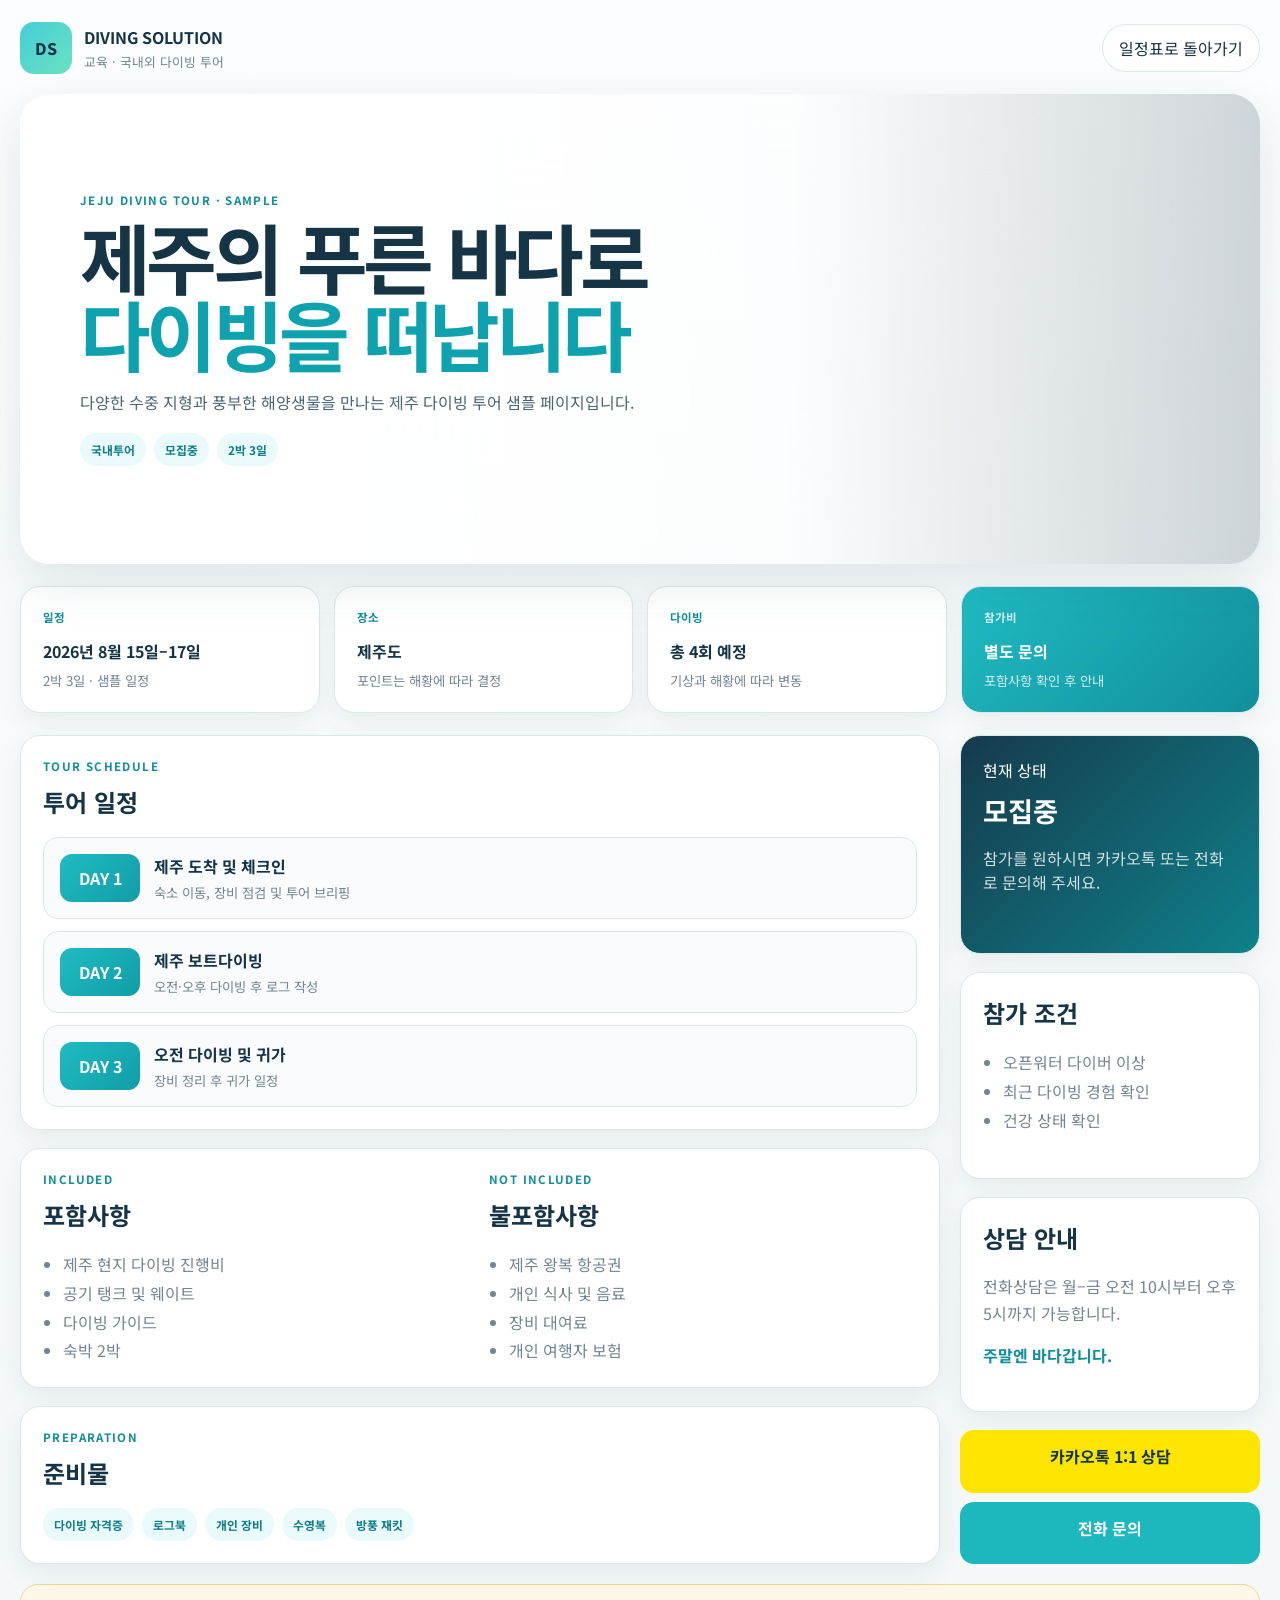
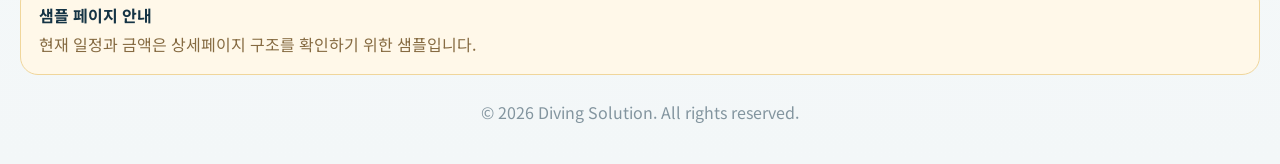
<file: jeju-sample.html>
<!doctype html>
<html lang="ko">
<head>
  <meta charset="utf-8">
  <meta name="viewport" content="width=device-width, initial-scale=1">
  <title>제주 다이빙 투어 | 다이빙솔루션</title>
  <link rel="preconnect" href="https://fonts.googleapis.com">
  <link rel="preconnect" href="https://fonts.gstatic.com" crossorigin>
  <link href="https://fonts.googleapis.com/css2?family=Noto+Sans+KR:wght@400;500;600;700;800&display=swap" rel="stylesheet">
  <link rel="stylesheet" href="jeju-sample.css">
</head>
<body>
  <main class="page">
    <header class="header">
      <a class="brand" href="/">
        <span class="mark">DS</span>
        <span><strong>DIVING SOLUTION</strong><small>교육 · 국내외 다이빙 투어</small></span>
      </a>
      <a class="back" href="/">일정표로 돌아가기</a>
    </header>

    <section class="hero">
      <div class="overlay"></div>
      <div class="hero-copy">
        <p class="eyebrow">JEJU DIVING TOUR · SAMPLE</p>
        <h1>제주의 푸른 바다로<br><span>다이빙을 떠납니다</span></h1>
        <p>다양한 수중 지형과 풍부한 해양생물을 만나는 제주 다이빙 투어 샘플 페이지입니다.</p>
        <div class="badges"><span>국내투어</span><span>모집중</span><span>2박 3일</span></div>
      </div>
    </section>

    <section class="summary">
      <article><span>일정</span><strong>2026년 8월 15일–17일</strong><small>2박 3일 · 샘플 일정</small></article>
      <article><span>장소</span><strong>제주도</strong><small>포인트는 해황에 따라 결정</small></article>
      <article><span>다이빙</span><strong>총 4회 예정</strong><small>기상과 해황에 따라 변동</small></article>
      <article class="accent"><span>참가비</span><strong>별도 문의</strong><small>포함사항 확인 후 안내</small></article>
    </section>

    <section class="layout">
      <div class="main">
        <section class="card">
          <p class="eyebrow">TOUR SCHEDULE</p>
          <h2>투어 일정</h2>
          <div class="timeline">
            <div><b>DAY 1</b><span><strong>제주 도착 및 체크인</strong><small>숙소 이동, 장비 점검 및 투어 브리핑</small></span></div>
            <div><b>DAY 2</b><span><strong>제주 보트다이빙</strong><small>오전·오후 다이빙 후 로그 작성</small></span></div>
            <div><b>DAY 3</b><span><strong>오전 다이빙 및 귀가</strong><small>장비 정리 후 귀가 일정</small></span></div>
          </div>
        </section>

        <section class="card columns">
          <div>
            <p class="eyebrow">INCLUDED</p>
            <h2>포함사항</h2>
            <ul class="check">
              <li>제주 현지 다이빙 진행비</li><li>공기 탱크 및 웨이트</li>
              <li>다이빙 가이드</li><li>숙박 2박</li>
            </ul>
          </div>
          <div>
            <p class="eyebrow">NOT INCLUDED</p>
            <h2>불포함사항</h2>
            <ul class="plain">
              <li>제주 왕복 항공권</li><li>개인 식사 및 음료</li>
              <li>장비 대여료</li><li>개인 여행자 보험</li>
            </ul>
          </div>
        </section>

        <section class="card">
          <p class="eyebrow">PREPARATION</p>
          <h2>준비물</h2>
          <div class="tags"><span>다이빙 자격증</span><span>로그북</span><span>개인 장비</span><span>수영복</span><span>방풍 재킷</span></div>
        </section>
      </div>

      <aside class="side">
        <section class="status">
          <span>현재 상태</span><strong>모집중</strong>
          <p>참가를 원하시면 카카오톡 또는 전화로 문의해 주세요.</p>
        </section>

        <section class="card small">
          <h2>참가 조건</h2>
          <ul><li>오픈워터 다이버 이상</li><li>최근 다이빙 경험 확인</li><li>건강 상태 확인</li></ul>
        </section>

        <section class="card small">
          <h2>상담 안내</h2>
          <p>전화상담은 월–금 오전 10시부터 오후 5시까지 가능합니다.</p>
          <strong class="weekend">주말엔 바다갑니다.</strong>
        </section>

        <div class="actions">
          <a class="kakao" href="https://pf.kakao.com/_sxaxmfK" target="_blank" rel="noopener">카카오톡 1:1 상담</a>
          <a class="phone" href="tel:01098796365">전화 문의</a>
        </div>
      </aside>
    </section>

    <section class="notice"><strong>샘플 페이지 안내</strong><p>현재 일정과 금액은 상세페이지 구조를 확인하기 위한 샘플입니다.</p></section>
    <footer>© 2026 Diving Solution. All rights reserved.</footer>
  </main>
</body>
</html>
</file>
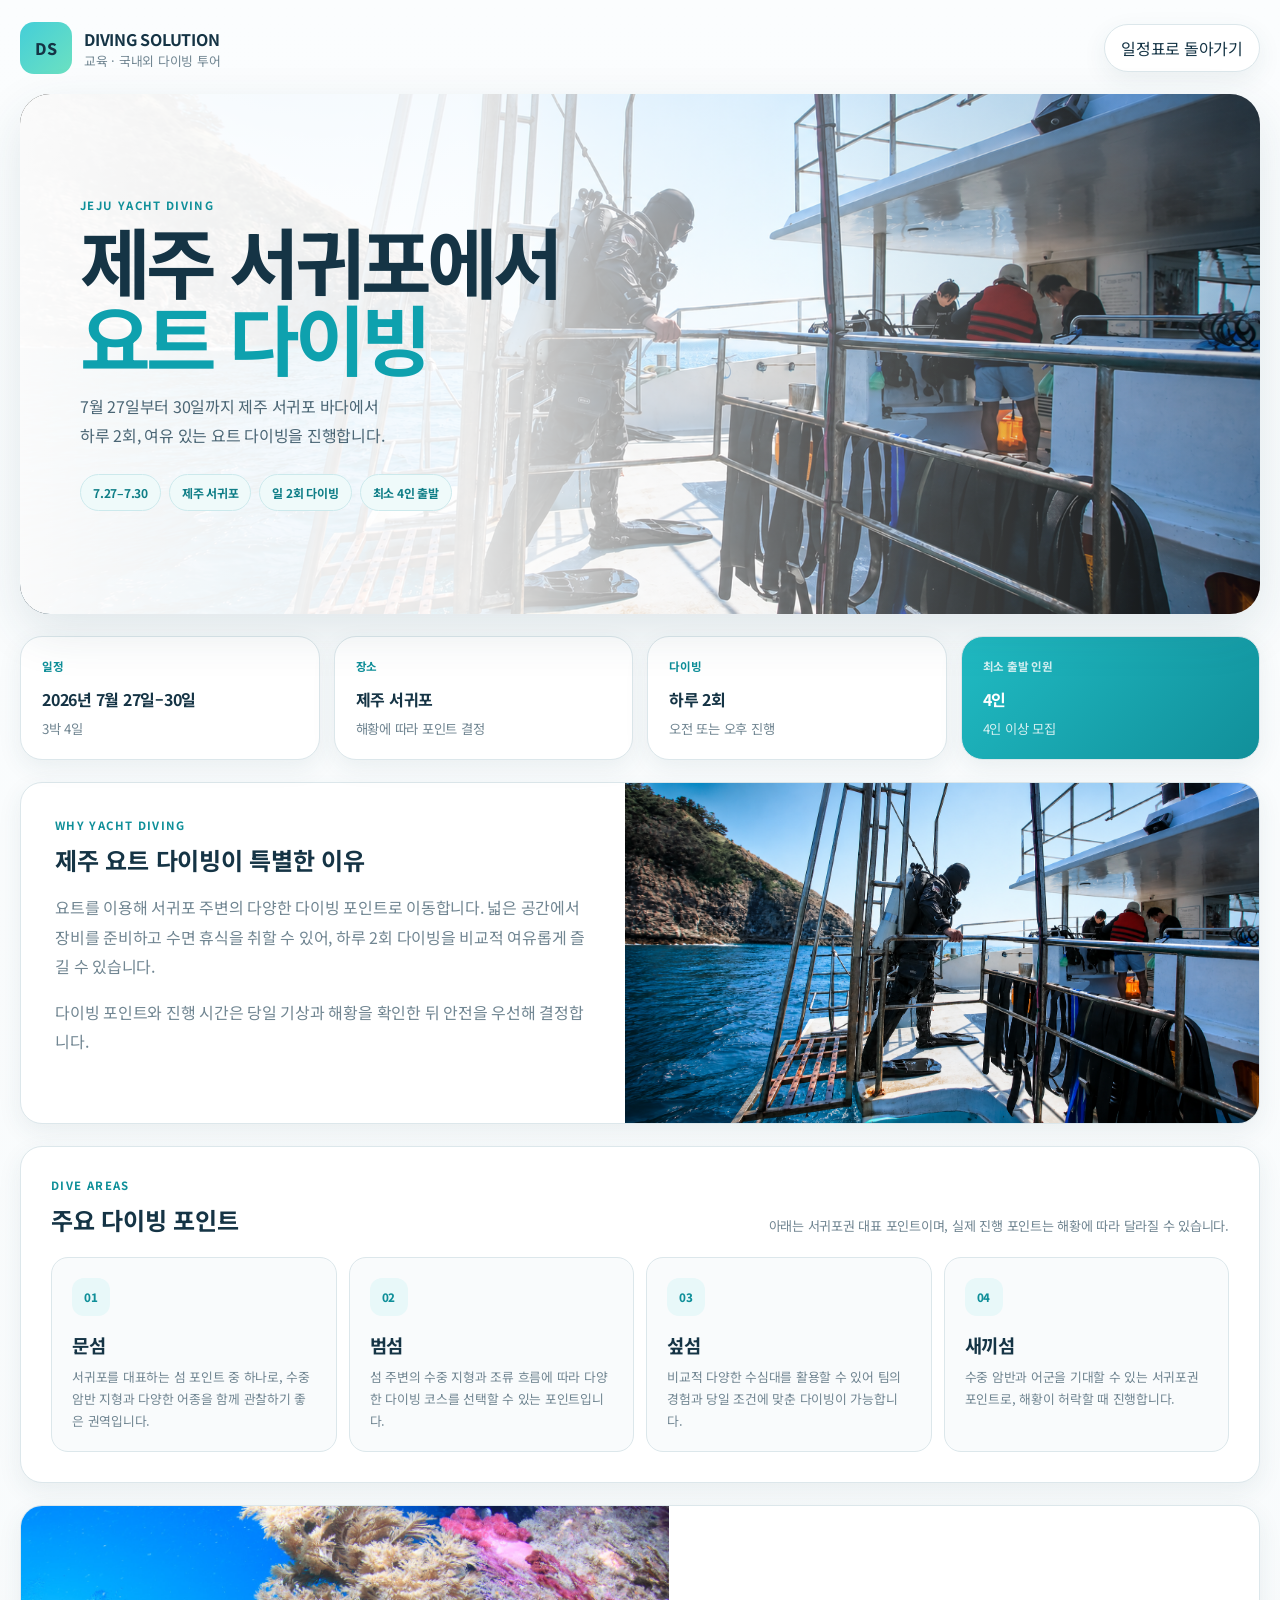
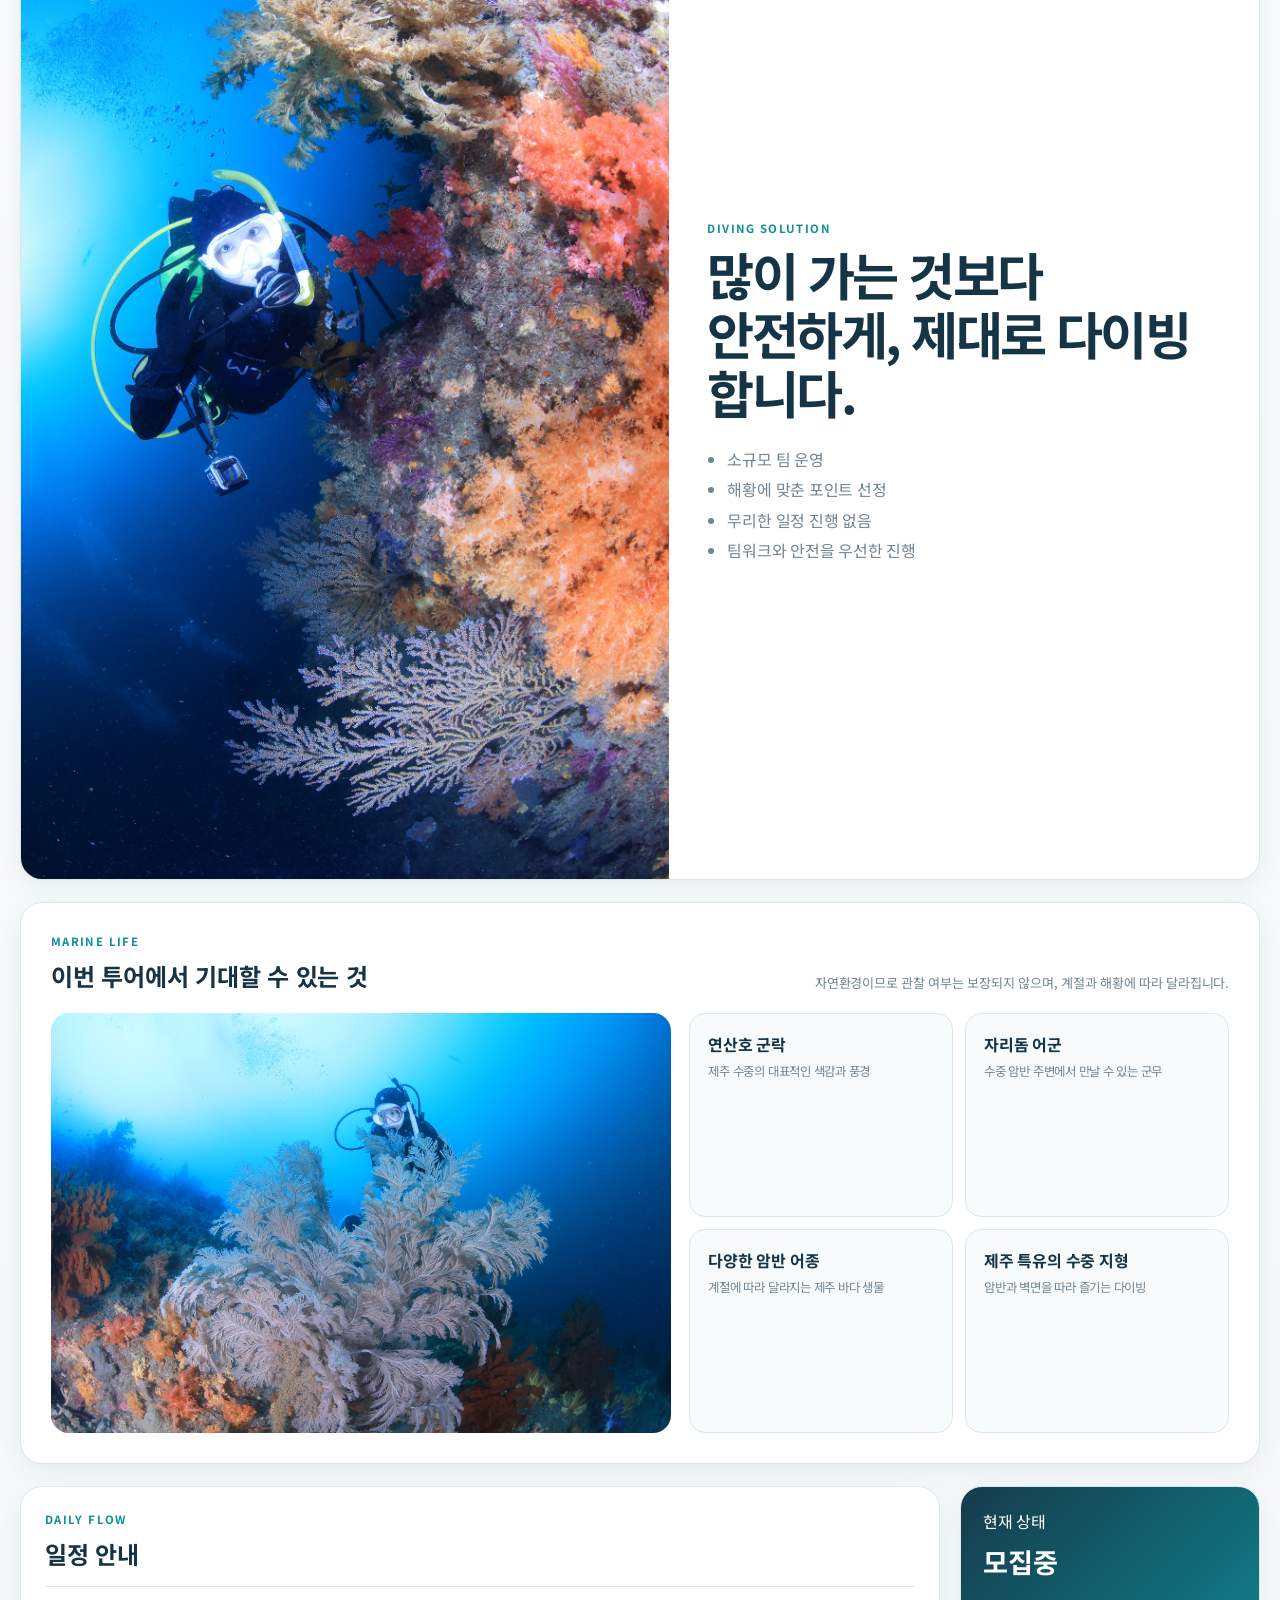
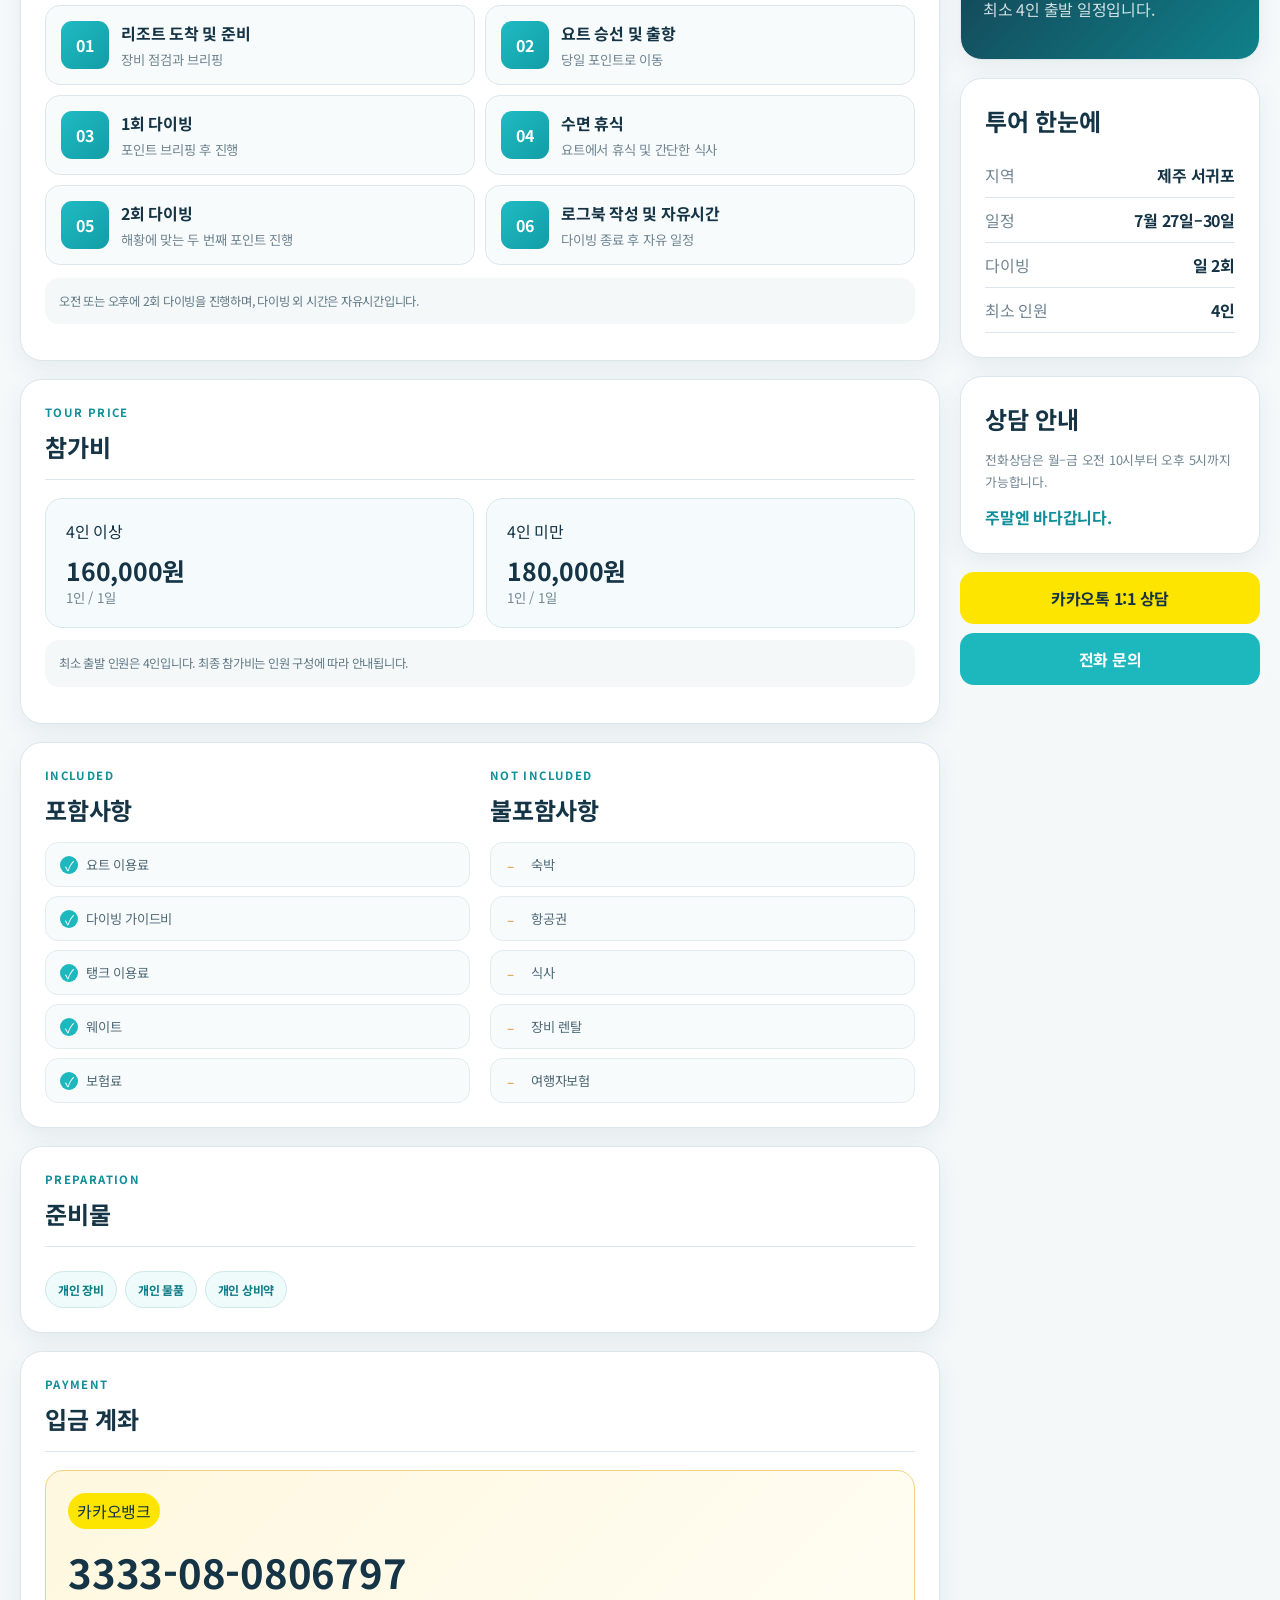
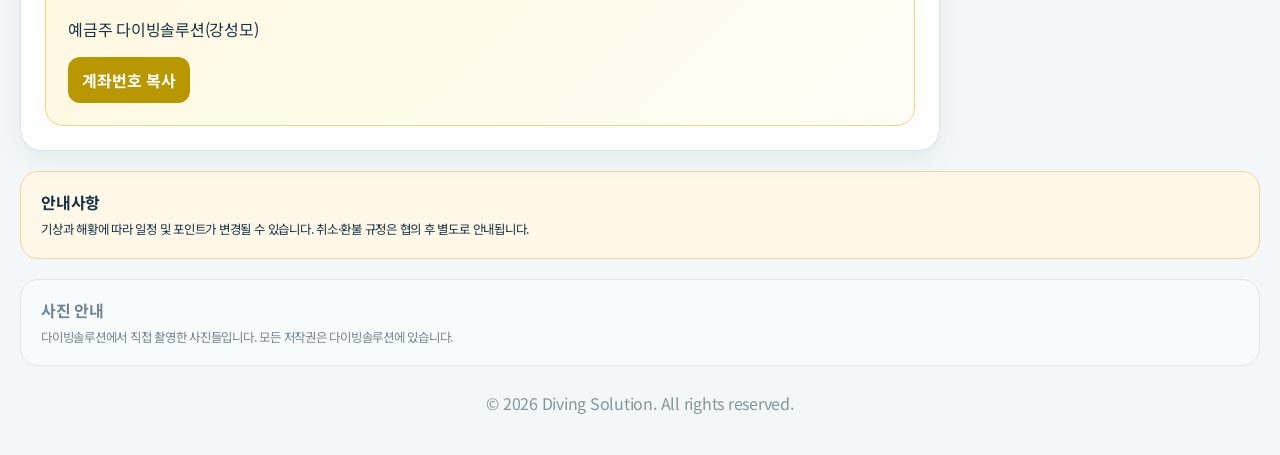
<file: jeju-yacht-diving.html>
<!doctype html>
<html lang="ko">
<head>
  <meta charset="utf-8">
  <meta name="viewport" content="width=device-width, initial-scale=1">
  <meta name="theme-color" content="#f3f7f8">
  <title>제주 요트 다이빙 | 다이빙솔루션</title>
  <link rel="preconnect" href="https://fonts.googleapis.com">
  <link rel="preconnect" href="https://fonts.gstatic.com" crossorigin>
  <link href="https://fonts.googleapis.com/css2?family=Noto+Sans+KR:wght@400;500;600;700;800&display=swap" rel="stylesheet">
  <link rel="stylesheet" href="jeju-yacht-diving.css">
</head>
<body>
  <main class="page">
    <header class="header">
      <a class="brand" href="/">
        <span class="mark">DS</span>
        <span><strong>DIVING SOLUTION</strong><small>교육 · 국내외 다이빙 투어</small></span>
      </a>
      <a class="back" href="/">일정표로 돌아가기</a>
    </header>

    <section class="hero">
      <div class="hero-overlay"></div>
      <div class="hero-copy">
        <p class="eyebrow">JEJU YACHT DIVING</p>
        <h1>제주 서귀포에서<br><span>요트 다이빙</span></h1>
        <p class="hero-description">
          7월 27일부터 30일까지 제주 서귀포 바다에서
          <br>하루 2회, 여유 있는 요트 다이빙을 진행합니다.
        </p>
        <div class="hero-badges">
          <span>7.27–7.30</span>
          <span>제주 서귀포</span>
          <span>일 2회 다이빙</span>
          <span>최소 4인 출발</span>
        </div>
      </div>
    </section>

    <section class="summary-grid">
      <article><span>일정</span><strong>2026년 7월 27일–30일</strong><small>3박 4일</small></article>
      <article><span>장소</span><strong>제주 서귀포</strong><small>해황에 따라 포인트 결정</small></article>
      <article><span>다이빙</span><strong>하루 2회</strong><small>오전 또는 오후 진행</small></article>
      <article class="accent"><span>최소 출발 인원</span><strong>4인</strong><small>4인 이상 모집</small></article>
    </section>

    <section class="intro-card">
      <div class="intro-copy">
        <p class="eyebrow">WHY YACHT DIVING</p>
        <h2>제주 요트 다이빙이 특별한 이유</h2>
        <p>
          요트를 이용해 서귀포 주변의 다양한 다이빙 포인트로 이동합니다.
          넓은 공간에서 장비를 준비하고 수면 휴식을 취할 수 있어,
          하루 2회 다이빙을 비교적 여유롭게 즐길 수 있습니다.
        </p>
        <p>
          다이빙 포인트와 진행 시간은 당일 기상과 해황을 확인한 뒤
          안전을 우선해 결정합니다.
        </p>
      </div>
      <img src="images/yacht.jpg" alt="맑은 바다 위의 요트">
    </section>

    <section class="section-block">
      <div class="section-title">
        <div><p class="eyebrow">DIVE AREAS</p><h2>주요 다이빙 포인트</h2></div>
        <p>아래는 서귀포권 대표 포인트이며, 실제 진행 포인트는 해황에 따라 달라질 수 있습니다.</p>
      </div>

      <div class="point-grid">
        <article class="point-card">
          <div class="point-number">01</div>
          <h3>문섬</h3>
          <p>서귀포를 대표하는 섬 포인트 중 하나로, 수중 암반 지형과 다양한 어종을 함께 관찰하기 좋은 권역입니다.</p>
        </article>
        <article class="point-card">
          <div class="point-number">02</div>
          <h3>범섬</h3>
          <p>섬 주변의 수중 지형과 조류 흐름에 따라 다양한 다이빙 코스를 선택할 수 있는 포인트입니다.</p>
        </article>
        <article class="point-card">
          <div class="point-number">03</div>
          <h3>섶섬</h3>
          <p>비교적 다양한 수심대를 활용할 수 있어 팀의 경험과 당일 조건에 맞춘 다이빙이 가능합니다.</p>
        </article>
        <article class="point-card">
          <div class="point-number">04</div>
          <h3>새끼섬</h3>
          <p>수중 암반과 어군을 기대할 수 있는 서귀포권 포인트로, 해황이 허락할 때 진행합니다.</p>
        </article>
      </div>
    </section>

    <section class="visual-break">
      <img src="images/divers.jpg" alt="맑은 바다에서 함께 다이빙하는 다이버들">
      <div>
        <p class="eyebrow">DIVING SOLUTION</p>
        <h2>많이 가는 것보다<br>안전하게, 제대로 다이빙합니다.</h2>
        <ul>
          <li>소규모 팀 운영</li>
          <li>해황에 맞춘 포인트 선정</li>
          <li>무리한 일정 진행 없음</li>
          <li>팀워크와 안전을 우선한 진행</li>
        </ul>
      </div>
    </section>

    <section class="section-block">
      <div class="section-title">
        <div><p class="eyebrow">MARINE LIFE</p><h2>이번 투어에서 기대할 수 있는 것</h2></div>
        <p>자연환경이므로 관찰 여부는 보장되지 않으며, 계절과 해황에 따라 달라집니다.</p>
      </div>

      <div class="marine-layout">
        <img src="images/diver-coral.jpg" alt="형형색색의 물고기와 산호 사이를 다이빙하는 다이버">
        <div class="marine-grid">
          <article><strong>연산호 군락</strong><span>제주 수중의 대표적인 색감과 풍경</span></article>
          <article><strong>자리돔 어군</strong><span>수중 암반 주변에서 만날 수 있는 군무</span></article>
          <article><strong>다양한 암반 어종</strong><span>계절에 따라 달라지는 제주 바다 생물</span></article>
          <article><strong>제주 특유의 수중 지형</strong><span>암반과 벽면을 따라 즐기는 다이빙</span></article>
        </div>
      </div>
    </section>

    <section class="content-layout">
      <div class="main-content">
        <section class="card">
          <div class="card-head"><p class="eyebrow">DAILY FLOW</p><h2>일정 안내</h2></div>
          <div class="flow">
            <div><b>01</b><span><strong>리조트 도착 및 준비</strong><small>장비 점검과 브리핑</small></span></div>
            <div><b>02</b><span><strong>요트 승선 및 출항</strong><small>당일 포인트로 이동</small></span></div>
            <div><b>03</b><span><strong>1회 다이빙</strong><small>포인트 브리핑 후 진행</small></span></div>
            <div><b>04</b><span><strong>수면 휴식</strong><small>요트에서 휴식 및 간단한 식사</small></span></div>
            <div><b>05</b><span><strong>2회 다이빙</strong><small>해황에 맞는 두 번째 포인트 진행</small></span></div>
            <div><b>06</b><span><strong>로그북 작성 및 자유시간</strong><small>다이빙 종료 후 자유 일정</small></span></div>
          </div>
          <p class="soft-note">오전 또는 오후에 2회 다이빙을 진행하며, 다이빙 외 시간은 자유시간입니다.</p>
        </section>

        <section class="card">
          <div class="card-head"><p class="eyebrow">TOUR PRICE</p><h2>참가비</h2></div>
          <div class="price-grid">
            <article><span>4인 이상</span><strong>160,000원</strong><small>1인 / 1일</small></article>
            <article><span>4인 미만</span><strong>180,000원</strong><small>1인 / 1일</small></article>
          </div>
          <p class="soft-note">최소 출발 인원은 4인입니다. 최종 참가비는 인원 구성에 따라 안내됩니다.</p>
        </section>

        <section class="card two-columns">
          <div>
            <p class="eyebrow">INCLUDED</p><h2>포함사항</h2>
            <ul class="check-list">
              <li>요트 이용료</li><li>다이빙 가이드비</li><li>탱크 이용료</li><li>웨이트</li><li>보험료</li>
            </ul>
          </div>
          <div>
            <p class="eyebrow">NOT INCLUDED</p><h2>불포함사항</h2>
            <ul class="plain-list">
              <li>숙박</li><li>항공권</li><li>식사</li><li>장비 렌탈</li><li>여행자보험</li>
            </ul>
          </div>
        </section>

        <section class="card">
          <div class="card-head"><p class="eyebrow">PREPARATION</p><h2>준비물</h2></div>
          <div class="tags"><span>개인 장비</span><span>개인 물품</span><span>개인 상비약</span></div>
        </section>

        <section class="card bank-card">
          <div class="card-head"><p class="eyebrow">PAYMENT</p><h2>입금 계좌</h2></div>
          <div class="bank-info">
            <span class="bank-name">카카오뱅크</span>
            <strong id="accountNumber">3333-08-0806797</strong>
            <p>예금주 다이빙솔루션(강성모)</p>
            <button id="copyAccount" type="button">계좌번호 복사</button>
            <span id="copyMessage" class="copy-message" aria-live="polite"></span>
          </div>
        </section>
      </div>

      <aside class="sidebar">
        <section class="status-card">
          <span>현재 상태</span><strong>모집중</strong><p>최소 4인 출발 일정입니다.</p>
        </section>
        <section class="side-card">
          <h2>투어 한눈에</h2>
          <dl>
            <div><dt>지역</dt><dd>제주 서귀포</dd></div>
            <div><dt>일정</dt><dd>7월 27일–30일</dd></div>
            <div><dt>다이빙</dt><dd>일 2회</dd></div>
            <div><dt>최소 인원</dt><dd>4인</dd></div>
          </dl>
        </section>
        <section class="side-card">
          <h2>상담 안내</h2>
          <p>전화상담은 월–금 오전 10시부터 오후 5시까지 가능합니다.</p>
          <strong class="weekend">주말엔 바다갑니다.</strong>
        </section>
        <div class="actions">
          <a class="kakao" href="https://pf.kakao.com/_sxaxmfK" target="_blank" rel="noopener">카카오톡 1:1 상담</a>
          <a class="phone" href="tel:01098796365">전화 문의</a>
        </div>
      </aside>
    </section>

    <section class="notice">
      <strong>안내사항</strong>
      <p>기상과 해황에 따라 일정 및 포인트가 변경될 수 있습니다. 취소·환불 규정은 협의 후 별도로 안내됩니다.</p>
    </section>

    <section class="photo-credit">
      <strong>사진 안내</strong>
      <p>다이빙솔루션에서 직접 촬영한 사진들입니다. 모든 저작권은 다이빙솔루션에 있습니다. </p>
    </section>

    <footer>© 2026 Diving Solution. All rights reserved.</footer>
  </main>

  <script>
    const copyButton = document.getElementById("copyAccount");
    const accountNumber = document.getElementById("accountNumber").textContent;
    const copyMessage = document.getElementById("copyMessage");

    copyButton.addEventListener("click", async () => {
      try {
        await navigator.clipboard.writeText(accountNumber);
        copyMessage.textContent = "계좌번호가 복사되었습니다.";
      } catch {
        copyMessage.textContent = "계좌번호를 길게 눌러 복사해 주세요.";
      }
      setTimeout(() => copyMessage.textContent = "", 2500);
    });
  </script>
</body>
</html>
</file>
<file: jeju-sample.css>
:root{--bg:#f3f7f8;--card:#fff;--line:#dce7eb;--text:#153445;--muted:#718692;--teal:#1db7be;--dark:#0f8f99;--shadow:0 18px 50px rgba(34,72,89,.12)}
*{box-sizing:border-box}body{margin:0;font-family:"Noto Sans KR",sans-serif;color:var(--text);background:linear-gradient(180deg,#fbfdfe,var(--bg))}
a{text-decoration:none;color:inherit}.page{width:min(1400px,calc(100% - 40px));margin:auto;padding:22px 0 40px}
.header{display:flex;justify-content:space-between;align-items:center;gap:16px;margin-bottom:20px}.brand{display:flex;align-items:center;gap:12px}.mark{width:52px;height:52px;border-radius:14px;display:grid;place-items:center;background:linear-gradient(135deg,#44ced8,#6ce1c1);font-weight:800}.brand strong,.brand small{display:block}.brand small{margin-top:3px;color:var(--muted);font-size:.8rem}.back{padding:11px 16px;border:1px solid var(--line);border-radius:999px;background:#fff}
.hero{position:relative;min-height:470px;display:flex;align-items:center;overflow:hidden;border-radius:30px;background:url("https://images.unsplash.com/photo-1544551763-46a013bb70d5?auto=format&fit=crop&w=2200&q=88") center/cover no-repeat;box-shadow:var(--shadow)}
.overlay{position:absolute;inset:0;background:linear-gradient(90deg,rgba(255,255,255,.98),rgba(255,255,255,.9) 35%,rgba(255,255,255,.45) 62%,rgba(6,35,49,.18))}
.hero-copy{position:relative;z-index:1;max-width:700px;padding:60px}.eyebrow{margin:0 0 10px;color:var(--dark);font-size:.72rem;font-weight:700;letter-spacing:.12em}.hero h1{margin:0;font-size:clamp(3rem,6vw,6.2rem);line-height:1;letter-spacing:-.06em}.hero h1 span{color:#0ea1ae}.hero-copy>p:not(.eyebrow){max-width:560px;color:#4b6675;line-height:1.8}
.badges,.tags{display:flex;gap:8px;flex-wrap:wrap}.badges span,.tags span{padding:8px 11px;border-radius:999px;background:#eafafa;color:#0f7e87;font-size:.74rem;font-weight:700}
.summary{display:grid;grid-template-columns:repeat(4,1fr);gap:14px;margin:22px 0}.summary article,.card,.status{padding:22px;border:1px solid var(--line);border-radius:20px;background:#fff;box-shadow:0 8px 24px rgba(34,72,89,.08)}.summary span,.summary strong,.summary small{display:block}.summary span{color:var(--dark);font-size:.72rem;font-weight:700}.summary strong{margin-top:14px}.summary small{margin-top:8px;color:var(--muted)}.summary .accent{color:#fff;background:linear-gradient(135deg,#20bbc3,#118f9a)}.summary .accent span,.summary .accent small{color:rgba(255,255,255,.8)}
.layout{display:grid;grid-template-columns:minmax(0,1fr) 300px;gap:20px}.main,.side{display:grid;gap:18px}.card h2{margin:0 0 18px}.columns{display:grid;grid-template-columns:1fr 1fr;gap:18px}.timeline{display:grid;gap:12px}.timeline>div{display:grid;grid-template-columns:80px 1fr;gap:14px;padding:16px;border:1px solid var(--line);border-radius:15px;background:#f9fbfc}.timeline b{display:grid;place-items:center;border-radius:12px;background:linear-gradient(135deg,#20bbc3,#119da6);color:#fff}.timeline strong,.timeline small{display:block}.timeline small{margin-top:5px;color:var(--muted)}
ul{margin:0;padding-left:20px;color:var(--muted);line-height:1.8}.status{color:#fff;background:linear-gradient(135deg,#153b4d,#0f818a)}.status span,.status strong{display:block}.status strong{margin:8px 0;font-size:1.7rem}.status p{color:rgba(255,255,255,.8)}.small p{color:var(--muted);line-height:1.7}.weekend{color:var(--dark)}
.actions{display:grid;gap:9px;position:sticky;top:18px}.actions a{display:flex;justify-content:center;padding:14px;border-radius:14px;font-weight:700}.kakao{background:#fee500}.phone{background:var(--teal);color:#fff}
.notice{margin-top:20px;padding:18px;border:1px solid #f0d69b;border-radius:18px;background:#fff8e9}.notice p{margin:5px 0 0;color:#866b42}footer{text-align:center;color:#83959f;padding-top:25px}
@media(max-width:1000px){.summary{grid-template-columns:repeat(2,1fr)}.layout{grid-template-columns:1fr}.side{grid-template-columns:repeat(3,1fr)}.actions{position:static}}
@media(max-width:700px){.page{width:min(100% - 20px,1400px);padding-top:14px}.header{align-items:flex-start;flex-direction:column}.back{width:100%;text-align:center}.hero{min-height:500px;border-radius:22px}.overlay{background:linear-gradient(180deg,rgba(255,255,255,.98),rgba(255,255,255,.92) 60%,rgba(255,255,255,.35))}.hero-copy{padding:35px 24px;align-self:flex-start}.hero h1{font-size:2.75rem}.summary{grid-template-columns:1fr}.columns,.side{grid-template-columns:1fr}.timeline>div{grid-template-columns:1fr}.timeline b{width:80px;height:44px}}
</file>
<file: jeju-yacht-diving.css>
:root{--page:#f3f7f8;--card:#fff;--line:#dce7eb;--text:#153445;--muted:#718692;--teal:#1db7be;--dark:#0f8f99;--shadow:0 18px 50px rgba(34,72,89,.12);--soft:0 8px 24px rgba(34,72,89,.08)}
*{box-sizing:border-box}body{margin:0;font-family:"Noto Sans KR",sans-serif;color:var(--text);background:linear-gradient(180deg,#fbfdfe,var(--page));letter-spacing:-.015em}a{text-decoration:none;color:inherit}button{font:inherit;cursor:pointer}.page{width:min(1380px,calc(100% - 40px));margin:auto;padding:22px 0 40px}.header{display:flex;justify-content:space-between;align-items:center;margin-bottom:20px}.brand{display:flex;align-items:center;gap:12px}.mark{width:52px;height:52px;display:grid;place-items:center;border-radius:14px;background:linear-gradient(135deg,#44ced8,#6ce1c1);font-weight:800}.brand strong,.brand small{display:block}.brand small{color:var(--muted);font-size:.8rem}.back{padding:11px 16px;border:1px solid var(--line);border-radius:999px;background:#fff;box-shadow:var(--soft)}
.hero{position:relative;min-height:520px;display:flex;align-items:center;overflow:hidden;border-radius:30px;background:url("images/yacht.jpg") center 43%/cover no-repeat;box-shadow:var(--shadow)}.hero-overlay{position:absolute;inset:0;background:linear-gradient(90deg,rgba(255,255,255,.98),rgba(255,255,255,.9) 36%,rgba(255,255,255,.35) 64%,rgba(4,30,45,.18))}.hero-copy{position:relative;z-index:1;max-width:720px;padding:60px}.eyebrow{margin:0 0 9px;color:var(--dark);font-size:.71rem;font-weight:700;letter-spacing:.12em}.hero h1{margin:0;font-size:clamp(3rem,6vw,6.3rem);line-height:1;letter-spacing:-.065em}.hero h1 span{color:#0ea1ae}.hero-description{max-width:560px;color:#4b6675;line-height:1.8}.hero-badges,.tags{display:flex;gap:8px;flex-wrap:wrap;margin-top:24px}.hero-badges span,.tags span{padding:9px 12px;border:1px solid #cce9ec;border-radius:999px;background:#effafa;color:#0f7e87;font-size:.75rem;font-weight:700}
.summary-grid{display:grid;grid-template-columns:repeat(4,1fr);gap:14px;margin:22px 0}.summary-grid article,.card,.side-card,.status-card,.intro-card,.section-block,.visual-break{border:1px solid var(--line);border-radius:22px;background:#fff;box-shadow:var(--soft)}.summary-grid article{padding:21px}.summary-grid span,.summary-grid strong,.summary-grid small{display:block}.summary-grid span{color:var(--dark);font-size:.72rem;font-weight:700}.summary-grid strong{margin-top:13px}.summary-grid small{margin-top:8px;color:var(--muted)}.summary-grid .accent{color:#fff;background:linear-gradient(135deg,#20bbc3,#118f9a)}.summary-grid .accent span,.summary-grid .accent small{color:rgba(255,255,255,.8)}
.intro-card{display:grid;grid-template-columns:1fr 1.05fr;overflow:hidden;margin-bottom:22px}.intro-copy{padding:34px}.intro-copy h2,.section-title h2,.visual-break h2,.card h2,.side-card h2{margin:0}.intro-copy p:not(.eyebrow){color:var(--muted);line-height:1.85}.intro-card img{width:100%;height:100%;min-height:340px;object-fit:cover}
.section-block{padding:30px;margin-bottom:22px}.section-title{display:flex;justify-content:space-between;align-items:flex-end;gap:20px;margin-bottom:20px}.section-title>p{max-width:520px;margin:0;color:var(--muted);font-size:.82rem;line-height:1.65;text-align:right}.point-grid{display:grid;grid-template-columns:repeat(4,1fr);gap:12px}.point-card{padding:20px;border:1px solid var(--line);border-radius:17px;background:#f9fbfc}.point-number{width:38px;height:38px;display:grid;place-items:center;border-radius:12px;background:#e8f8f9;color:var(--dark);font-size:.72rem;font-weight:800}.point-card h3{margin:15px 0 8px}.point-card p{margin:0;color:var(--muted);font-size:.8rem;line-height:1.7}
.visual-break{display:grid;grid-template-columns:1.1fr 1fr;overflow:hidden;margin-bottom:22px}.visual-break img{width:100%;height:100%;min-height:430px;object-fit:cover}.visual-break>div{padding:38px;display:flex;flex-direction:column;justify-content:center}.visual-break h2{font-size:clamp(2rem,4vw,3.5rem);line-height:1.15;letter-spacing:-.05em}.visual-break ul{margin:22px 0 0;padding-left:20px;color:var(--muted);line-height:1.9}
.marine-layout{display:grid;grid-template-columns:1.15fr 1fr;gap:18px}.marine-layout>img{width:100%;height:100%;min-height:420px;object-fit:cover;border-radius:18px}.marine-grid{display:grid;grid-template-columns:1fr 1fr;gap:12px}.marine-grid article{padding:18px;border:1px solid var(--line);border-radius:16px;background:#f8fbfc}.marine-grid strong,.marine-grid span{display:block}.marine-grid span{margin-top:6px;color:var(--muted);font-size:.78rem;line-height:1.55}
.content-layout{display:grid;grid-template-columns:minmax(0,1fr) 300px;gap:20px;align-items:start}.main-content,.sidebar{display:grid;gap:18px}.card,.side-card{padding:24px}.card-head{padding-bottom:15px;margin-bottom:18px;border-bottom:1px solid var(--line)}
.flow{display:grid;grid-template-columns:1fr 1fr;gap:10px}.flow>div{display:grid;grid-template-columns:48px 1fr;gap:12px;padding:15px;border:1px solid var(--line);border-radius:15px;background:#f8fbfc}.flow b{display:grid;place-items:center;border-radius:11px;background:linear-gradient(135deg,#20bbc3,#119da6);color:#fff}.flow strong,.flow small{display:block}.flow small{margin-top:5px;color:var(--muted)}.soft-note{padding:13px 14px;border-radius:14px;background:#f4f8f9;color:#637a87;font-size:.77rem;line-height:1.65}.price-grid{display:grid;grid-template-columns:1fr 1fr;gap:12px}.price-grid article{padding:20px;border:1px solid #d8e9ec;border-radius:17px;background:#f5fbfc}.price-grid span,.price-grid strong,.price-grid small{display:block}.price-grid strong{margin-top:9px;font-size:1.55rem}.price-grid small{color:var(--muted)}.two-columns{display:grid;grid-template-columns:1fr 1fr;gap:20px}.check-list,.plain-list{display:grid;gap:9px;margin:15px 0 0;padding:0;list-style:none}.check-list li,.plain-list li{position:relative;padding:12px 14px 12px 40px;border:1px solid #e2ecef;border-radius:13px;background:#f8fbfc;color:#4f6976;font-size:.83rem}.check-list li:before{content:"✓";position:absolute;left:14px;top:50%;transform:translateY(-50%);width:18px;height:18px;display:grid;place-items:center;border-radius:50%;background:var(--teal);color:#fff}.plain-list li:before{content:"–";position:absolute;left:16px;top:50%;transform:translateY(-50%);color:#d88722}
.bank-info{padding:22px;border:1px solid #f0d17e;border-radius:18px;background:linear-gradient(135deg,#fff8df,#fffdf5)}.bank-name{display:inline-flex;padding:6px 9px;border-radius:999px;background:#fee500}.bank-info strong{display:block;margin-top:14px;font-size:clamp(1.6rem,4vw,2.5rem)}.bank-info button{border:0;border-radius:12px;padding:11px 14px;background:#b99700;color:#fff;font-weight:700}.copy-message{margin-left:10px;color:#7b6908;font-size:.76rem}
.status-card{padding:22px;color:#fff;background:linear-gradient(135deg,#153b4d,#0f818a)}.status-card span,.status-card strong{display:block}.status-card strong{margin:8px 0;font-size:1.7rem}.status-card p{color:rgba(255,255,255,.8)}.side-card p{color:var(--muted);font-size:.8rem;line-height:1.7}.side-card dl{margin:15px 0 0}.side-card dl div{display:flex;justify-content:space-between;padding:10px 0;border-bottom:1px solid var(--line)}.side-card dt{color:var(--muted)}.side-card dd{margin:0;font-weight:700}.weekend{color:var(--dark)}.actions{position:sticky;top:18px;display:grid;gap:9px}.actions a{display:flex;justify-content:center;padding:14px;border-radius:14px;font-weight:700}.kakao{background:#fee500}.phone{background:var(--teal);color:#fff}
.notice,.photo-credit{margin-top:20px;padding:18px 20px;border-radius:18px}.notice{border:1px solid #f0d69b;background:#fff8e9}.notice p,.photo-credit p{margin:5px 0 0;line-height:1.65;font-size:.78rem}.photo-credit{border:1px solid var(--line);background:#f8fbfc;color:var(--muted)}footer{text-align:center;color:#83959f;padding-top:25px}
@media(max-width:1000px){.summary-grid{grid-template-columns:repeat(2,1fr)}.point-grid{grid-template-columns:1fr 1fr}.content-layout{grid-template-columns:1fr}.sidebar{grid-template-columns:repeat(3,1fr)}.actions{position:static}}
@media(max-width:760px){.page{width:min(100% - 20px,1380px)}.header{align-items:flex-start;flex-direction:column}.back{width:100%;text-align:center}.hero{min-height:520px;border-radius:22px}.hero-overlay{background:linear-gradient(180deg,rgba(255,255,255,.98),rgba(255,255,255,.9) 62%,rgba(255,255,255,.25))}.hero-copy{padding:34px 24px;align-self:flex-start}.hero h1{font-size:2.7rem}.summary-grid,.point-grid,.flow,.price-grid,.two-columns,.sidebar,.marine-grid{grid-template-columns:1fr}.intro-card,.visual-break,.marine-layout{grid-template-columns:1fr}.intro-card img,.visual-break img,.marine-layout>img{min-height:280px}.section-title{align-items:flex-start;flex-direction:column}.section-title>p{text-align:left}.section-block,.card,.side-card{padding:20px 17px}.copy-message{display:block;margin:10px 0 0}}
</file>
